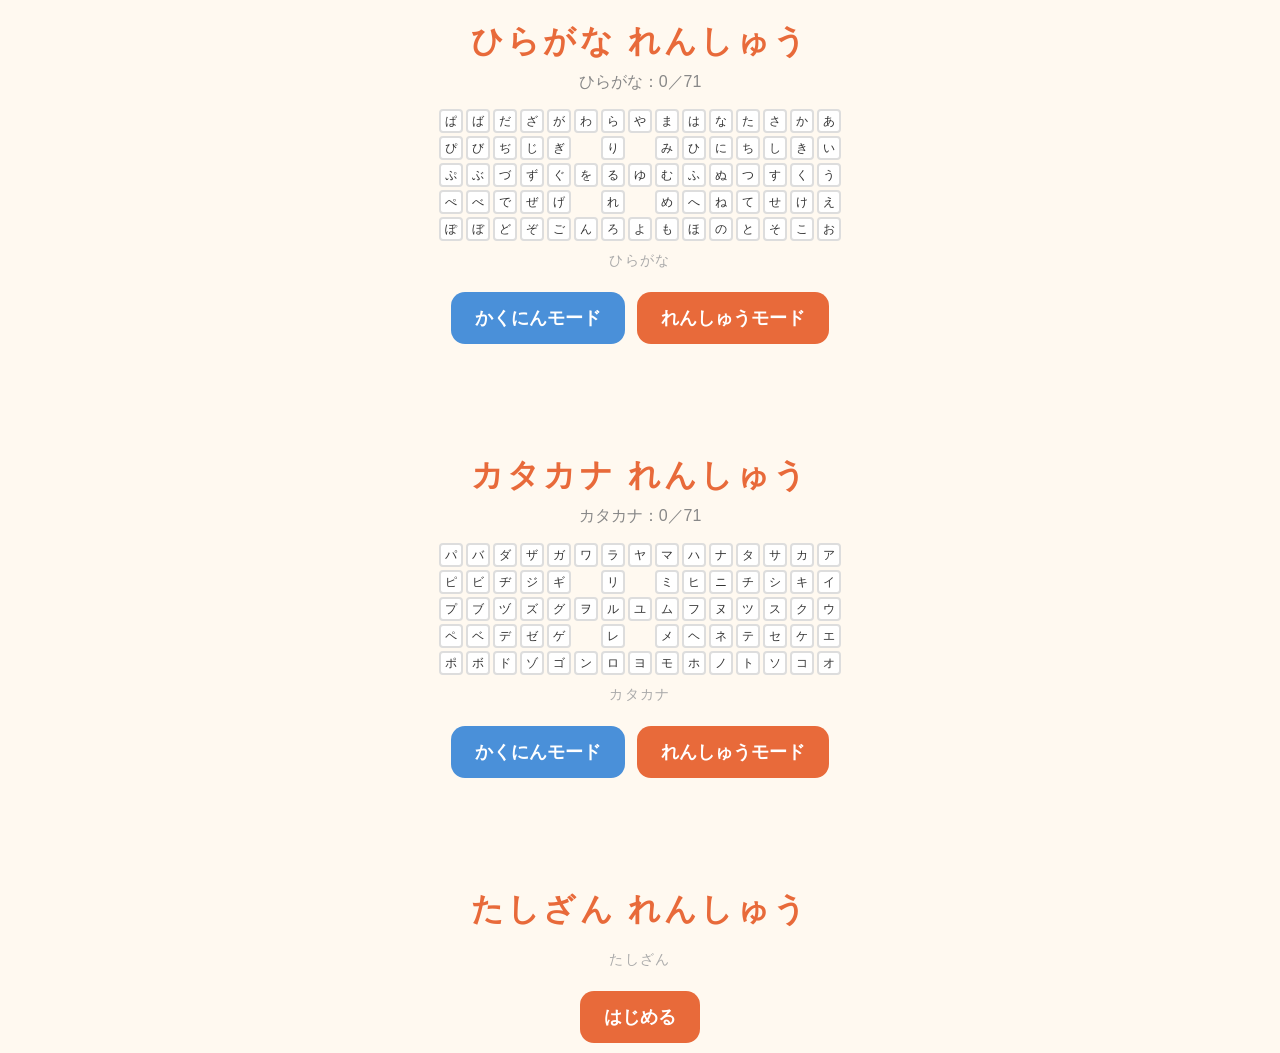
<file: index.html>
<!DOCTYPE html>
<html lang="ja">
<head>
  <meta charset="UTF-8">
  <meta name="viewport" content="width=device-width, initial-scale=1.0">
  <meta http-equiv="Cache-Control" content="no-cache, no-store, must-revalidate">
  <meta http-equiv="Pragma" content="no-cache">
  <meta http-equiv="Expires" content="0">
  <title>ひらがな れんしゅう</title>
  <link rel="stylesheet" href="style.css?v=20260626">
</head>
<body>

  <div id="chrome-notice" class="chrome-notice">
    &#9888; このアプリは <strong>Chrome</strong> で開いてください（音声認識が使えます）
  </div>

  <!-- ホーム画面 -->
  <div id="screen-home" class="screen active">
    <h1 class="title">ひらがな れんしゅう</h1>
    <div id="hiragana-progress" class="progress-label"></div>
    <div id="hiragana-map" class="kana-map"></div>
    <div class="home-section-label">ひらがな</div>
    <div class="home-buttons">
      <button class="btn btn-quiz" onclick="startHiraganaReview()">かくにんモード</button>
      <button class="btn btn-practice" onclick="startHiraganaPractice()">れんしゅうモード</button>
    </div>
    <h1 class="title" style="margin-top: 80px;">カタカナ れんしゅう</h1>
    <div id="katakana-progress" class="progress-label"></div>
    <div id="katakana-map" class="kana-map"></div>
    <div class="home-section-label">カタカナ</div>
    <div class="home-buttons">
      <button class="btn btn-quiz" onclick="startKatakanaReview()">かくにんモード</button>
      <button class="btn btn-practice" onclick="startKatakanaPractice()">れんしゅうモード</button>
    </div>
    <h1 class="title" style="margin-top: 80px;">たしざん れんしゅう</h1>
    <div class="home-section-label">たしざん</div>
    <div class="home-buttons">
      <a class="btn btn-practice" href="math.html" style="text-decoration:none;">はじめる</a>
    </div>
  </div>

  <!-- クイズ・練習・確認 共通画面 -->
  <div id="screen-quiz" class="screen">
    <div class="quiz-header">
      <button class="btn-back" onclick="goHome()">&#8592; もどる</button>
      <div id="mode-label" class="mode-label"></div>
      <div id="batch-progress" class="batch-progress"></div>
    </div>

    <div id="kana-display" class="kana-display"></div>
    <div id="streak-dots" class="streak-dots"></div>

    <div id="mic-area" class="mic-area">
      <button id="mic-btn" class="mic-btn" onclick="startListening()">
        <span class="mic-icon">&#127908;</span>
        <span class="mic-text">おして こたえる</span>
      </button>
      <div id="listening-msg" class="listening-msg hidden">きいてるよ...</div>
    </div>

    <div id="choices-area" class="choices-area hidden"></div>

    <div id="result-area" class="result-area hidden">
      <div id="result-text" class="result-text"></div>
      <button class="btn btn-next" onclick="nextQuestion()">つぎへ &#8594;</button>
    </div>
  </div>

  <!-- 確認モード完了・全完了 画面 -->
  <div id="screen-complete" class="screen">
    <div id="complete-message" class="complete-message"></div>
    <button class="btn btn-home" onclick="goHome()">ホームへ もどる</button>
  </div>

  <script src="app.js?v=20260626"></script>
</body>
</html>
</file>
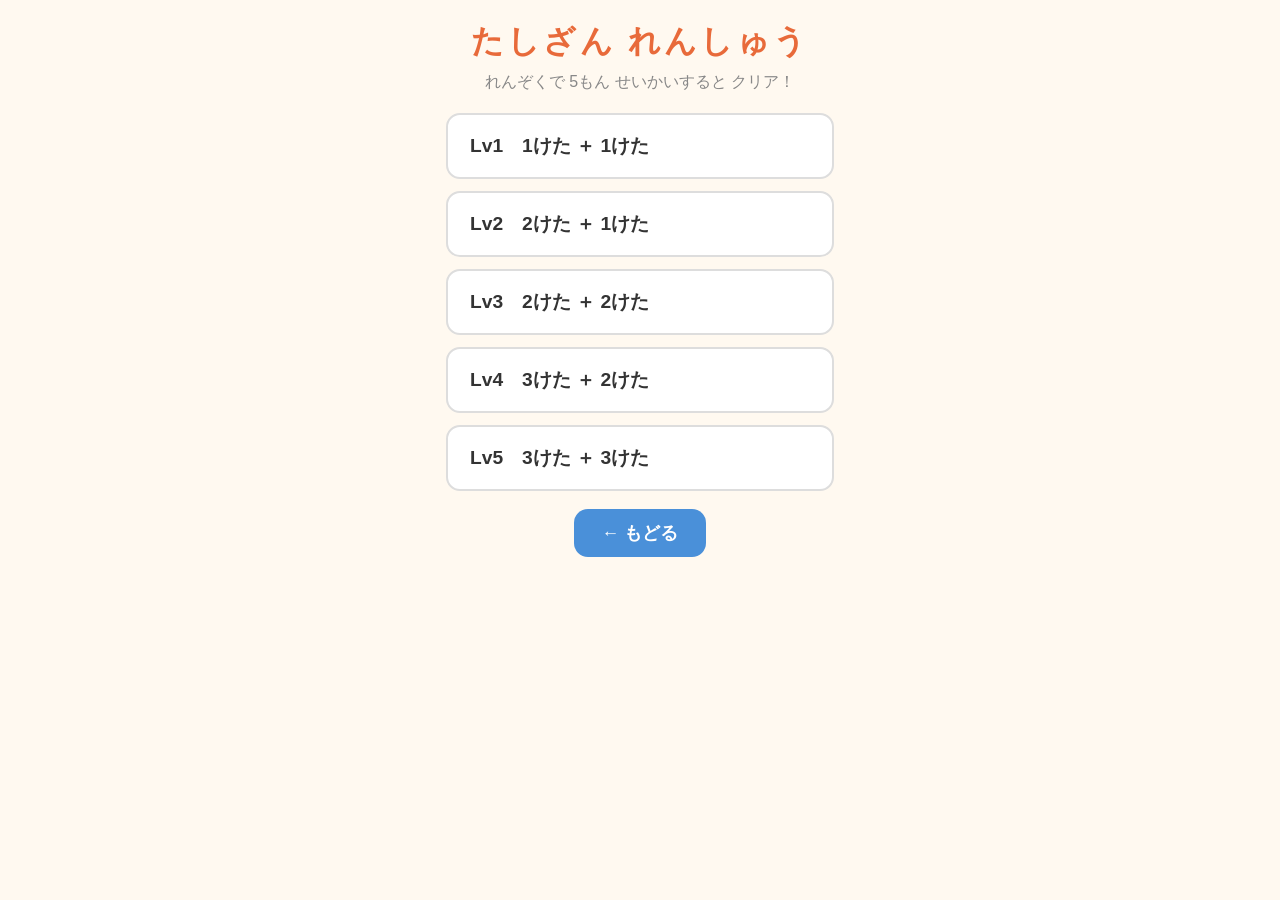
<file: math.html>
<!DOCTYPE html>
<html lang="ja">
<head>
  <meta charset="UTF-8">
  <meta name="viewport" content="width=device-width, initial-scale=1.0">
  <meta http-equiv="Cache-Control" content="no-cache, no-store, must-revalidate">
  <meta http-equiv="Pragma" content="no-cache">
  <meta http-equiv="Expires" content="0">
  <title>たしざん れんしゅう</title>
  <link rel="stylesheet" href="style.css?v=20260627">
</head>
<body>

  <!-- レベル選択画面 -->
  <div id="screen-level" class="screen active">
    <h1 class="title">たしざん れんしゅう</h1>
    <p class="progress-label">れんぞくで 5もん せいかいすると クリア！</p>
    <div id="level-list" class="level-list"></div>
    <div style="text-align:center; padding: 30px 0;">
      <a href="index.html" class="btn btn-home" style="text-decoration:none;">&#8592; もどる</a>
    </div>
  </div>

  <!-- 出題画面 -->
  <div id="screen-math" class="screen">
    <div class="quiz-header">
      <button class="btn-back" onclick="goMathHome()">&#8592; もどる</button>
      <div id="math-level-label" class="mode-label"></div>
    </div>

    <div id="problem-text" class="problem-text"></div>
    <div id="answer-box" class="answer-box">?</div>
    <div id="math-streak" class="streak-dots"></div>

    <div id="keypad" class="keypad">
      <button class="key" onclick="pressKey(7)">7</button>
      <button class="key" onclick="pressKey(8)">8</button>
      <button class="key" onclick="pressKey(9)">9</button>
      <button class="key" onclick="pressKey(4)">4</button>
      <button class="key" onclick="pressKey(5)">5</button>
      <button class="key" onclick="pressKey(6)">6</button>
      <button class="key" onclick="pressKey(1)">1</button>
      <button class="key" onclick="pressKey(2)">2</button>
      <button class="key" onclick="pressKey(3)">3</button>
      <button class="key key-clear" onclick="clearKey()">けす</button>
      <button class="key" onclick="pressKey(0)">0</button>
      <button class="key key-enter" onclick="submitAnswer()">こたえる</button>
    </div>

    <div id="math-result" class="result-area hidden">
      <div id="math-result-text" class="result-text"></div>
      <button class="btn btn-next" onclick="nextProblem()">つぎへ &#8594;</button>
    </div>
  </div>

  <!-- レベルクリア画面 -->
  <div id="screen-math-complete" class="screen">
    <div id="math-complete-message" class="complete-message"></div>
    <button class="btn btn-home" onclick="goMathHome()">レベルえらびに もどる</button>
  </div>

  <script src="math.js?v=20260627"></script>
</body>
</html>
</file>
<file: style.css>
* {
  box-sizing: border-box;
  margin: 0;
  padding: 0;
}

body {
  font-family: 'Hiragino Kaku Gothic Pro', 'Meiryo', sans-serif;
  background: #fff9f0;
  color: #333;
  min-height: 100vh;
}

/* Chrome案内 */
.chrome-notice {
  background: #fff3cd;
  color: #856404;
  text-align: center;
  padding: 8px;
  font-size: 13px;
}

/* 画面切り替え */
.screen { display: none; }
.screen.active { display: block; }

/* ===== ホーム画面 ===== */

.title {
  text-align: center;
  font-size: 2rem;
  color: #e86a3a;
  padding: 20px 0 8px;
  letter-spacing: 0.1em;
}

.progress-label {
  text-align: center;
  font-size: 1rem;
  color: #888;
  margin-bottom: 16px;
}

.kana-map {
  display: flex;
  flex-direction: column;
  align-items: center;
  gap: 3px;
  padding: 0 6px;
}

.kana-row {
  display: flex;
  gap: 3px;
}

.kana-cell {
  width: 24px;
  height: 24px;
  display: flex;
  flex-direction: column;
  align-items: center;
  justify-content: center;
  font-size: 0.72rem;
  border-radius: 4px;
  background: #fff;
  border: 2px solid #ddd;
  cursor: pointer;
  position: relative;
  user-select: none;
  transition: transform 0.1s, background 0.2s;
}

.kana-cell:active { transform: scale(0.92); }

.kana-cell.empty {
  background: transparent;
  border: none;
  cursor: default;
}

.kana-cell.mastered {
  background: #e8f8e8;
  border-color: #5cb85c;
  color: #2a7a2a;
}

.circle-mark {
  position: absolute;
  top: -6px;
  right: -4px;
  font-size: 0.9rem;
  color: #5cb85c;
  line-height: 1;
}

.streak-mini {
  font-size: 0.4rem;
  color: #f09a3a;
  letter-spacing: -1px;
  position: absolute;
  bottom: 2px;
}

/* ホームセクションラベル */
.home-section-label {
  text-align: center;
  font-size: 0.9rem;
  color: #aaa;
  padding: 10px 0 2px;
  letter-spacing: 0.1em;
}

/* ホームボタン */
.home-buttons {
  display: flex;
  gap: 12px;
  justify-content: center;
  padding: 20px 10px 10px;
}

.btn {
  padding: 14px 24px;
  font-size: 1.1rem;
  border: none;
  border-radius: 14px;
  cursor: pointer;
  font-family: inherit;
  font-weight: bold;
  transition: transform 0.1s, opacity 0.2s;
}

.btn:active { transform: scale(0.95); }

.btn-quiz {
  background: #4a90d9;
  color: #fff;
}

.btn-practice {
  background: #e86a3a;
  color: #fff;
}

.btn-reset {
  display: block;
  margin: 4px auto 20px;
  background: #eee;
  color: #888;
  font-size: 0.85rem;
  padding: 8px 18px;
}

/* ===== クイズ・練習画面 ===== */

.quiz-header {
  display: flex;
  align-items: center;
  padding: 12px 16px;
  gap: 12px;
  border-bottom: 1px solid #eee;
}

.btn-back {
  background: none;
  border: 2px solid #ccc;
  border-radius: 8px;
  padding: 6px 12px;
  font-size: 1rem;
  cursor: pointer;
  font-family: inherit;
}

.mode-label {
  font-size: 1rem;
  color: #666;
  font-weight: bold;
}

.batch-progress {
  margin-left: auto;
  font-size: 0.95rem;
  color: #5cb85c;
  font-weight: bold;
}

/* 文字表示 */
.kana-display {
  text-align: center;
  font-size: 9rem;
  line-height: 1.1;
  padding: 30px 0 10px;
  color: #222;
  font-weight: bold;
}

/* 連続正解ドット */
.streak-dots {
  display: flex;
  justify-content: center;
  gap: 8px;
  padding-bottom: 20px;
}

.dot {
  width: 14px;
  height: 14px;
  border-radius: 50%;
  background: #ddd;
  transition: background 0.3s;
}

.dot.filled { background: #f09a3a; }

/* マイクエリア */
.mic-area {
  display: flex;
  flex-direction: column;
  align-items: center;
  gap: 12px;
}

.mic-btn {
  display: flex;
  flex-direction: column;
  align-items: center;
  gap: 6px;
  background: #e86a3a;
  color: #fff;
  border: none;
  border-radius: 50%;
  width: 120px;
  height: 120px;
  font-size: 1rem;
  cursor: pointer;
  font-family: inherit;
  font-weight: bold;
  transition: transform 0.1s, background 0.2s;
  box-shadow: 0 4px 12px rgba(232,106,58,0.4);
}

.mic-btn:active { transform: scale(0.92); }
.mic-btn:disabled { background: #ccc; box-shadow: none; cursor: default; }

.mic-icon { font-size: 2.4rem; }
.mic-text { font-size: 0.8rem; }

.listening-msg {
  font-size: 1rem;
  color: #e86a3a;
  animation: blink 1s infinite;
}

@keyframes blink {
  0%, 100% { opacity: 1; }
  50% { opacity: 0.3; }
}

/* 選択肢 */
.choices-area {
  padding: 10px 16px;
  text-align: center;
}

.choices-hint {
  font-size: 1rem;
  color: #666;
  margin-bottom: 12px;
}

.choice-btn {
  display: inline-block;
  margin: 6px;
  width: 64px;
  height: 64px;
  font-size: 2rem;
  border: 2px solid #ccc;
  border-radius: 12px;
  background: #fff;
  cursor: pointer;
  font-family: inherit;
  transition: transform 0.1s, background 0.2s;
}

.choice-btn:active { transform: scale(0.9); }
.choice-btn:disabled { opacity: 0.5; cursor: default; }

/* 結果エリア */
.result-area {
  margin: 16px;
  padding: 20px;
  border-radius: 16px;
  text-align: center;
}

.result-area.correct { background: #e8f8e8; border: 2px solid #5cb85c; }
.result-area.wrong   { background: #fde8e8; border: 2px solid #e05555; }

.result-text {
  font-size: 1.3rem;
  font-weight: bold;
  margin-bottom: 16px;
}

.result-kana {
  font-size: 3rem;
  display: block;
  margin-bottom: 4px;
}

.btn-next {
  background: #4a90d9;
  color: #fff;
  font-size: 1.1rem;
  padding: 12px 28px;
}

/* 完了画面 */
#screen-complete {
  display: none;
  flex-direction: column;
  align-items: center;
  justify-content: center;
  min-height: 80vh;
  text-align: center;
  padding: 20px;
}

#screen-complete.active {
  display: flex;
}

.complete-message {
  font-size: 2rem;
  font-weight: bold;
  color: #e86a3a;
  margin-bottom: 30px;
  line-height: 1.6;
}

.btn-home {
  background: #4a90d9;
  color: #fff;
  font-size: 1.1rem;
  padding: 14px 28px;
}

.hidden { display: none !important; }

/* ===== 足し算ツール ===== */

/* レベル選択 */
.level-list {
  display: flex;
  flex-direction: column;
  gap: 12px;
  max-width: 420px;
  margin: 20px auto 0;
  padding: 0 16px;
}

.level-btn {
  display: flex;
  align-items: center;
  justify-content: space-between;
  padding: 18px 22px;
  font-size: 1.2rem;
  font-weight: bold;
  font-family: inherit;
  border: 2px solid #ddd;
  border-radius: 14px;
  background: #fff;
  color: #333;
  cursor: pointer;
  transition: transform 0.1s, background 0.2s;
}

.level-btn:active { transform: scale(0.97); }

.level-btn.cleared {
  background: #e8f8e8;
  border-color: #5cb85c;
  color: #2a7a2a;
}

.level-star { font-size: 1.4rem; }

/* 出題 */
.problem-text {
  text-align: center;
  font-size: 3.2rem;
  font-weight: bold;
  color: #222;
  padding: 30px 10px 16px;
}

.answer-box {
  margin: 0 auto 16px;
  width: 70%;
  max-width: 320px;
  min-height: 70px;
  display: flex;
  align-items: center;
  justify-content: center;
  font-size: 3rem;
  font-weight: bold;
  color: #e86a3a;
  background: #fff;
  border: 3px solid #e86a3a;
  border-radius: 14px;
}

/* テンキー */
.keypad {
  display: grid;
  grid-template-columns: repeat(3, 1fr);
  gap: 10px;
  max-width: 360px;
  margin: 20px auto 0;
  padding: 0 16px;
}

.key {
  padding: 22px 0;
  font-size: 1.8rem;
  font-weight: bold;
  font-family: inherit;
  border: 2px solid #ccc;
  border-radius: 12px;
  background: #fff;
  color: #333;
  cursor: pointer;
  transition: transform 0.08s, background 0.15s;
}

.key:active { transform: scale(0.92); background: #f0f0f0; }

.key-clear {
  background: #f7d7d7;
  border-color: #e0a0a0;
  font-size: 1.3rem;
}

.key-enter {
  background: #4a90d9;
  border-color: #4a90d9;
  color: #fff;
  font-size: 1.3rem;
}

/* 連続正解ドット（足し算用） */
.mdot {
  display: inline-block;
  width: 14px;
  height: 14px;
  border-radius: 50%;
  background: #ddd;
  margin: 0 4px;
  transition: background 0.3s;
}

.mdot.filled { background: #f09a3a; }
</file>
